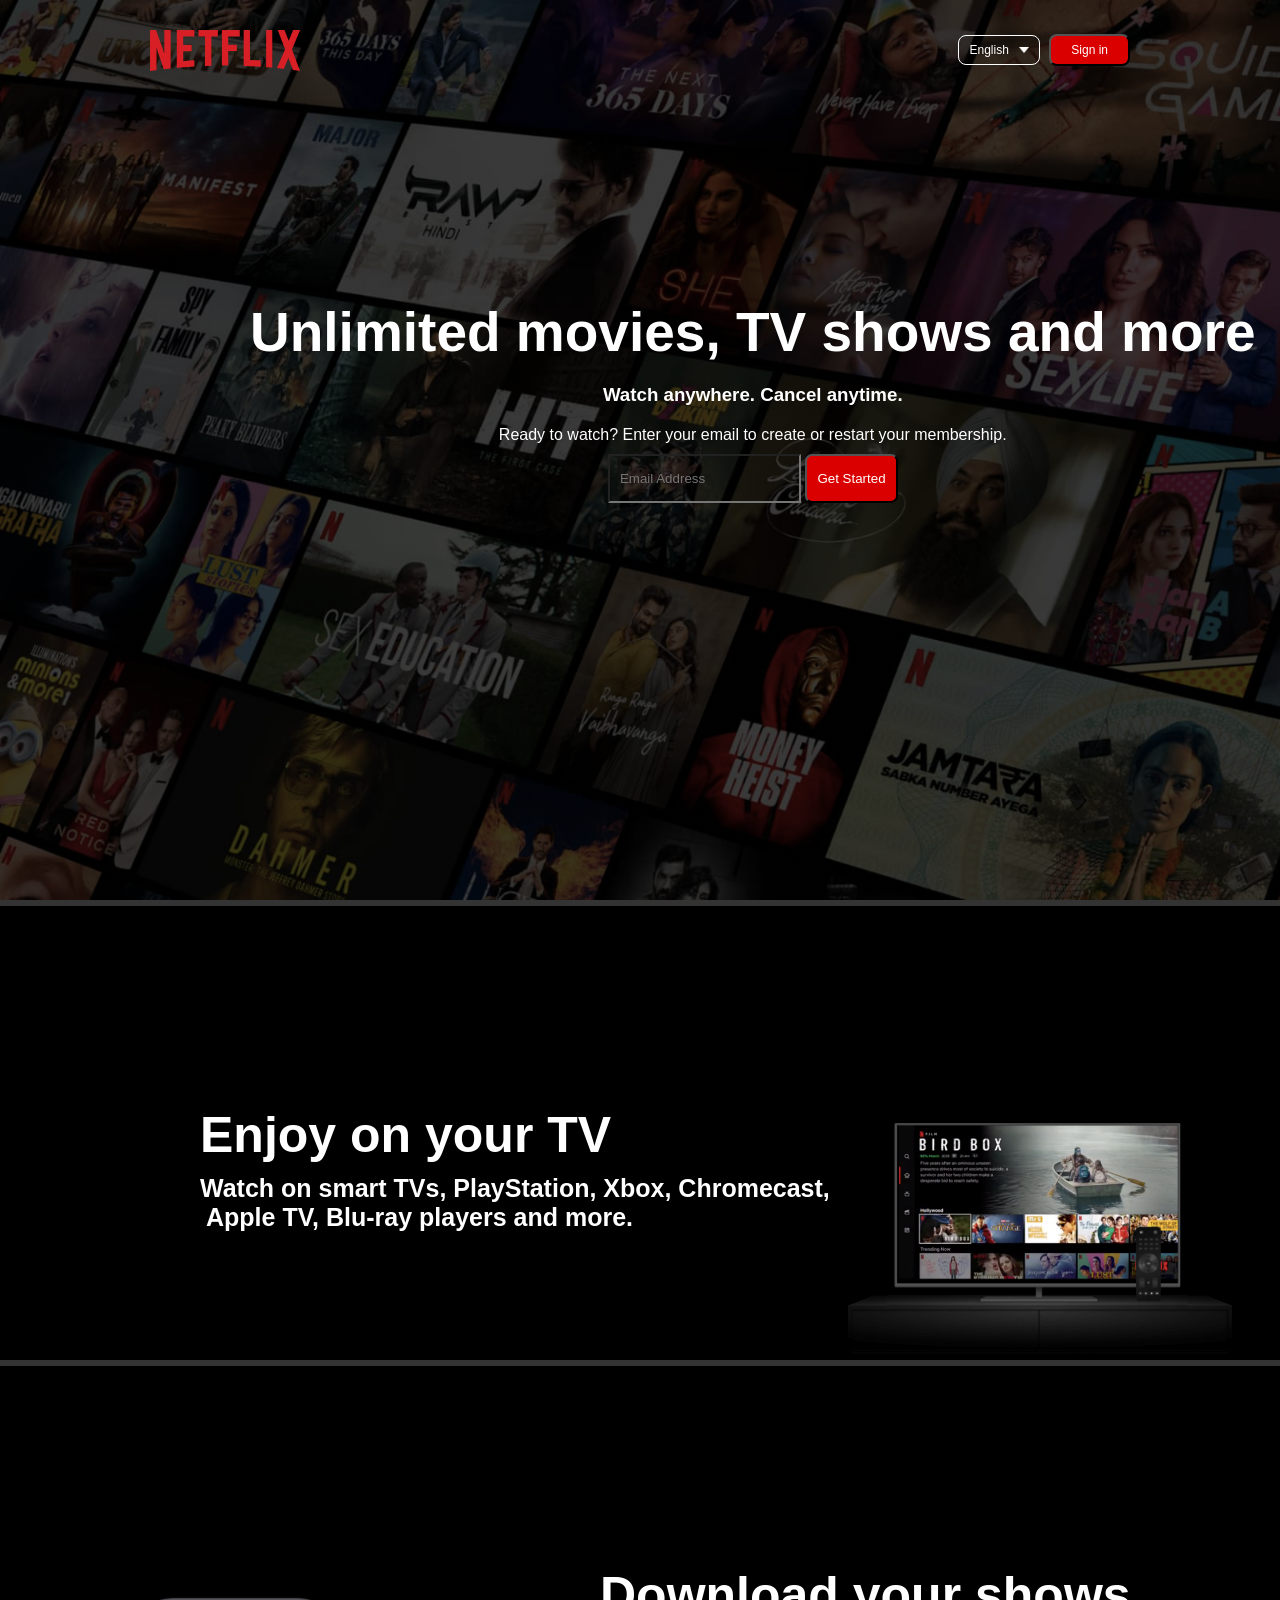
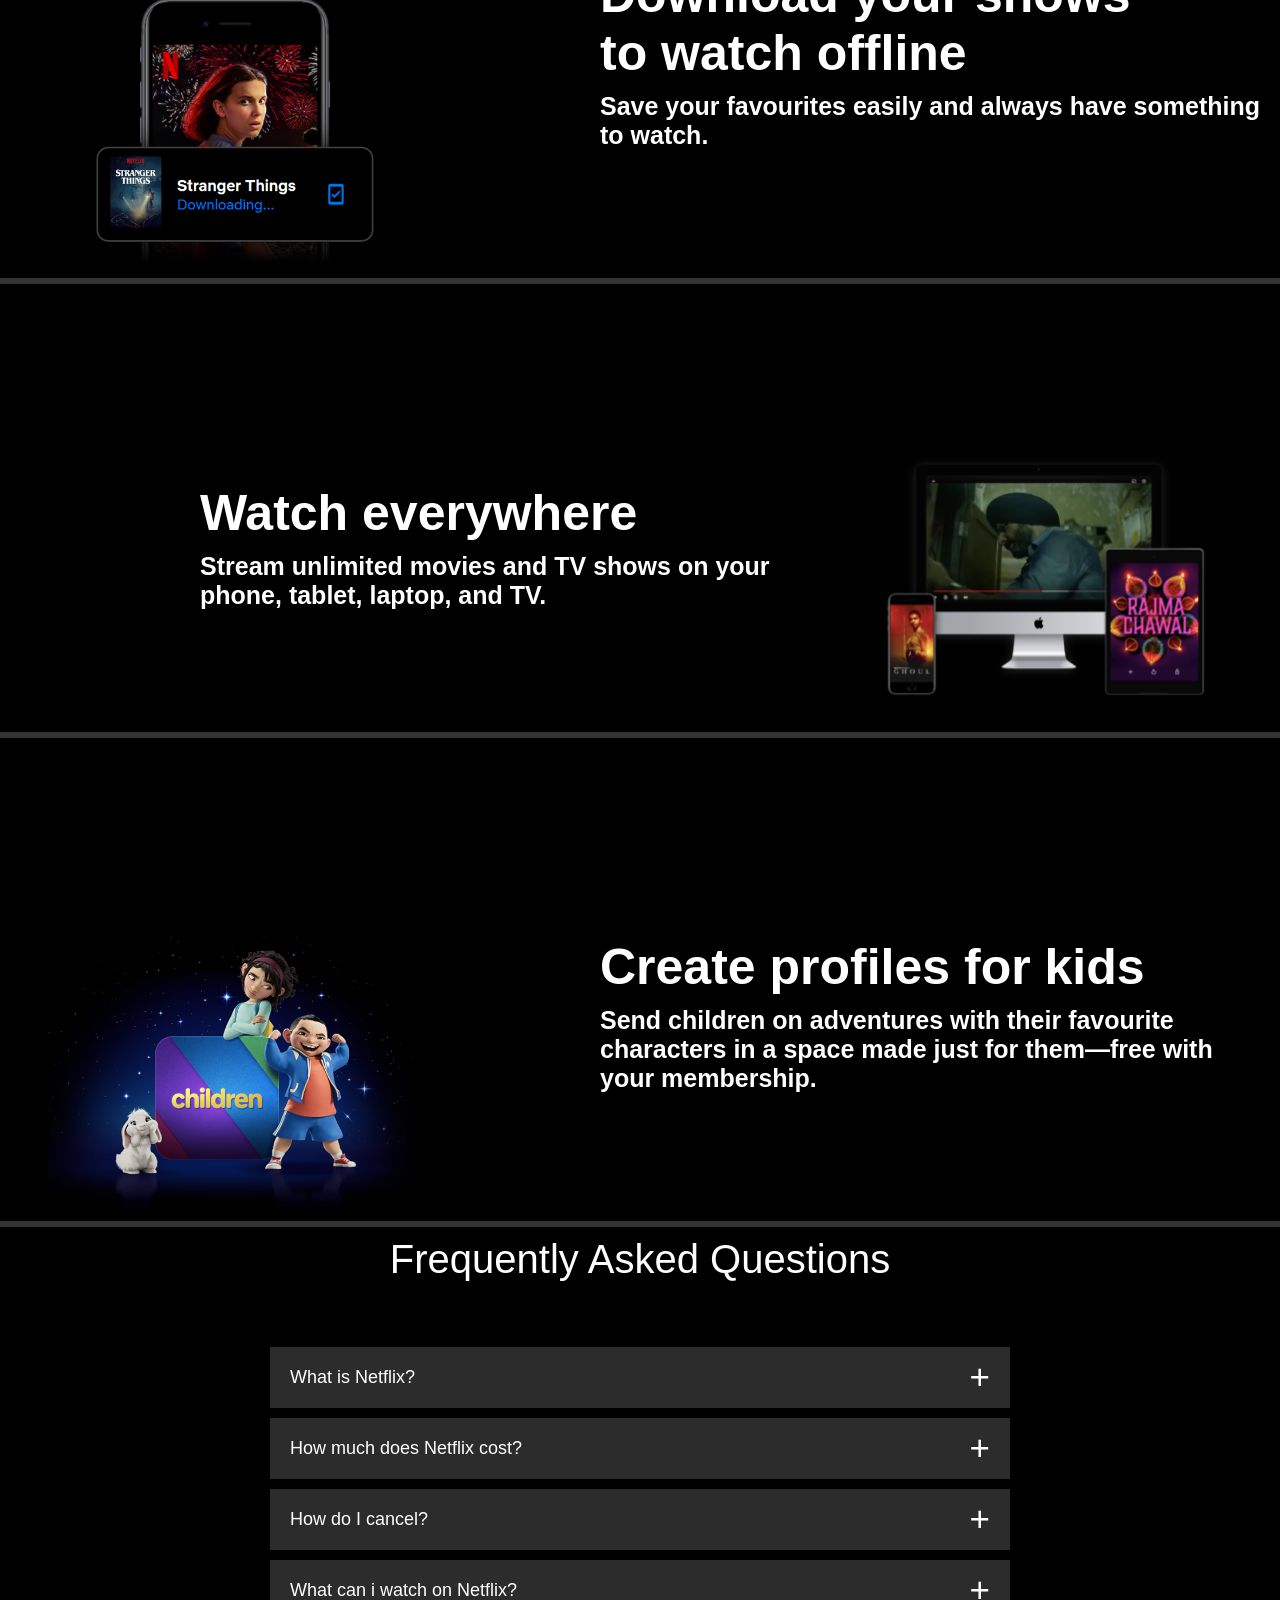
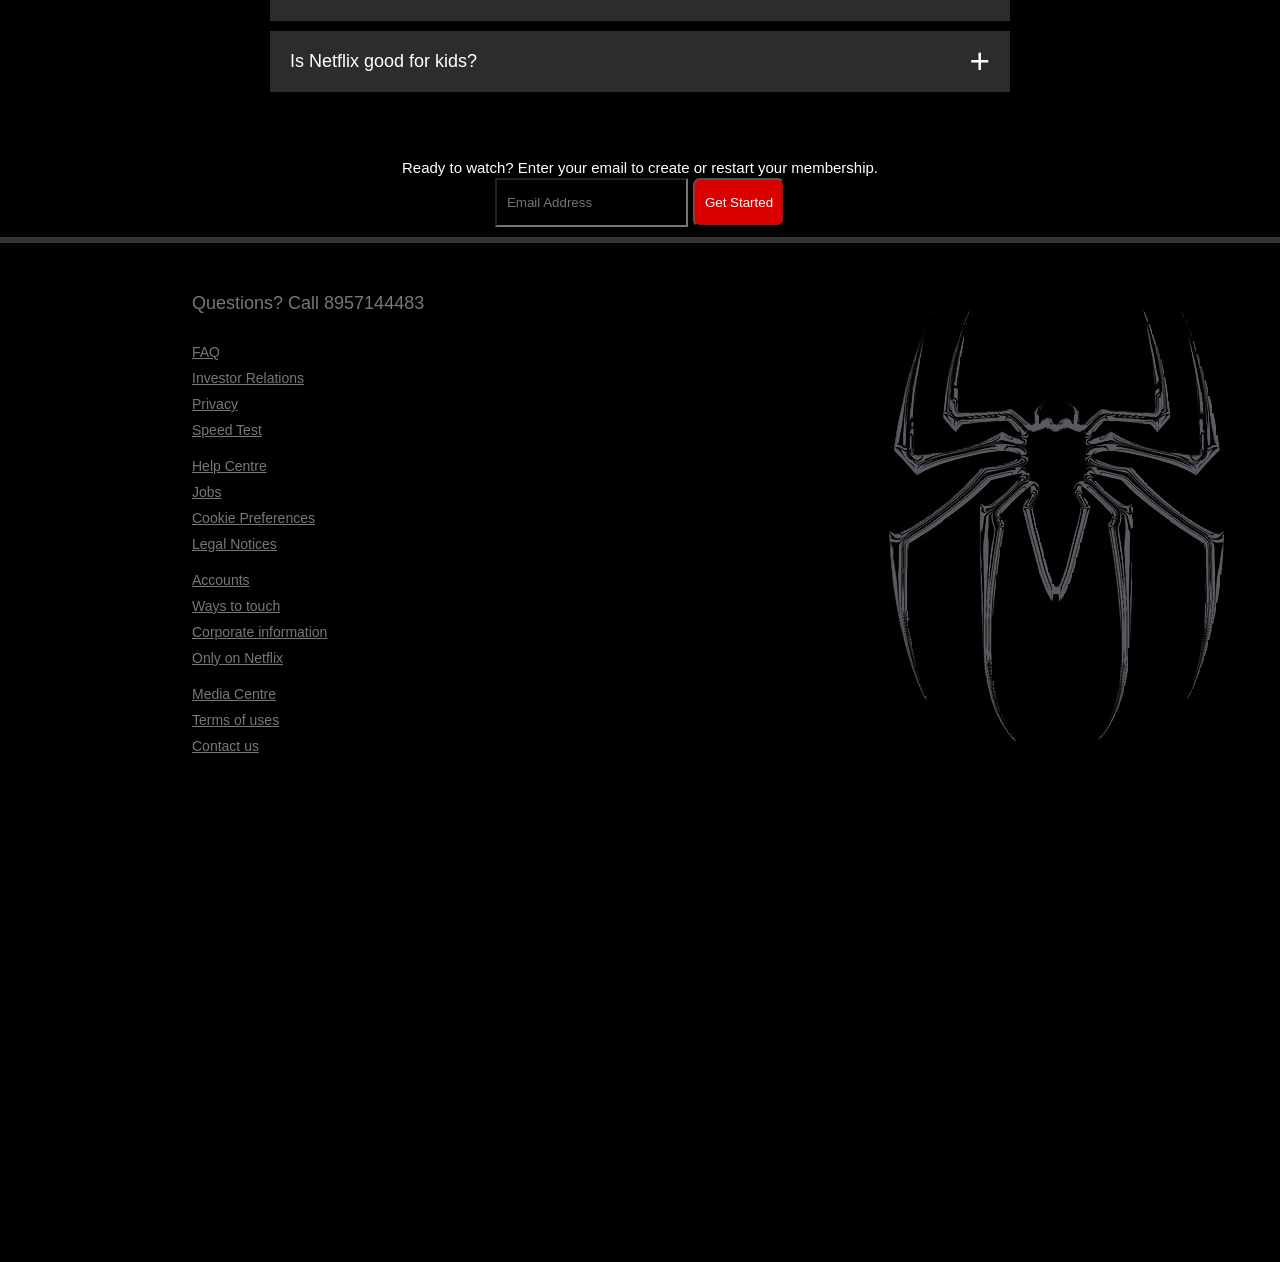
<file: index.htm>
<!DOCTYPE html>
<html lang="en">
<head>
    <meta charset="UTF-8">
    <meta name="viewport" content="width=device-width, initial-scale=1.0">
    <title>Netflix by Mridul</title>
    <link rel="stylesheet" href="style.css">
</head>
<body>
    <div class="header">
        <nav>
        <img src="logo.png"alt="netflix logo" class="logo">
         <div>
            <button class="language">English<img src="down-icon.png"></button>
            <button>Sign in</button>
        </div>
        </nav>
        <div class="header-content">
        <h1>
            Unlimited movies, TV shows and more</h1>
            <h3>Watch anywhere. Cancel anytime.</h3>
            <p>Ready to watch? Enter your email to create or restart your membership.</p>
            <form class="Email-signup">
                <input type="email" placeholder="Email Address" required>
                <button type="submit">Get Started</button>
            </form>
        </div>
    </div>
    <div class="features">
        <h1>Enjoy on your TV</h1>
        <h3> Watch on smart TVs, PlayStation, Xbox, Chromecast,
            <pre> Apple TV, Blu-ray players and more.</pre></h3>
            <div class="img-col">
            <img src="feature-1.png" alt="photo">
            </div>
    </div>
    <div class="features-2">
        <h1>Download your shows
            <pre>to watch offline</pre></h1>
        <h3> Save your favourites easily and always have something
            <pre>to watch.</pre></h3>
            <div class="img-col2">
            <img src="feature-2.png" alt="photo">
            </div>
    </div>
    <div class="features-3">
        <h1>Watch everywhere</h1>
        <h3> Stream unlimited movies and TV shows on your
            <pre>phone, tablet, laptop, and TV.</pre></h3>
            <div class="img-col3">
            <img src="feature-3.png" alt="photo">
            </div>
            <div class="features-4">
                <h1>Create profiles for kids</h1>
                <h3>Send children on adventures with their favourite
                    <pre>characters in a space made just for them—free with</pre><pre>your membership.</pre></h3>
                    <div class="img-col4">
                    <img src="feature-4.png" alt="photo">
                    </div>

                    <div class="faq">
                    <h2>Frequently Asked Questions</h2>
                    <ul class="accordion">
                        <li>
                        <input type="radio" name="accordion" id="first">
                        <label for="first">What is Netflix?</label>
                        <div class="content">
                           <p>Netflix is a streaming service that offers a wide variety of award-winning TV shows, movies, anime, documentaries and more – on thousands of internet-connected devices.

                            You can watch as much as you want, whenever you want, without a single ad – all for one low monthly price. There's always something new to discover, and new TV shows and movies are added every week!</p>
                    </div>
                        </li>
                        <li>
                            <input type="radio" name="accordion" id="second">
                            <label for="second">How much does Netflix cost?</label>
                            <div class="content">
                               <p>Watch Netflix on your smartphone, tablet, Smart TV, laptop, or streaming device, all for one fixed monthly fee. Plans range from ₹149 to ₹649 a month. No extra costs, no contracts.</p>
                        </div>
                            </li>
                           
                                <li>
                                    <input type="radio" name="accordion" id="fourth">
                                    <label for="fourth">How do I cancel?</label>
                                    <div class="content">
                                        <p>Netflix is flexible. There are no annoying contracts and no commitments. You can easily cancel your account online in two clicks. There are no cancellation fees – start or stop your account anytime.</p>
                                       
                                </div>
                                    </li>
                                    <li>
                                        <input type="radio" name="accordion" id="fifth">
                                        <label for="fifth">What can i watch on Netflix?</label>
                                        <div class="content">
                                            <p>Netflix has an extensive library of feature films, documentaries, TV shows, anime, award-winning Netflix originals, and more. Watch as much as you want, anytime you want</p>
                                          
                                    </div>
                                        </li>
                                        <li>
                                            <input type="radio" name="accordion" id="sixth">
                                            <label for="sixth">Is Netflix good for kids?</label>
                                            <div class="content">
                                               <p>The Netflix Kids experience is included in your membership to give parents control while kids enjoy family-friendly TV shows and films in their own space.

                                                Kids profiles come with PIN-protected parental controls that let you restrict the maturity rating of content kids can watch and block specific titles you don’t want kids to see.</p>
                                        </div>
                                            </li>
                    </ul>
                    <small>Ready to watch? Enter your email to create or restart your membership.</small>
                    <form class="Email-signup">
                        <input type="email" placeholder="Email Address" required>
                        <button type="submit">Get Started</button>
                    </form>
                    </div>
                    <div class="footer">
                        <h2>Questions? Call 8957144483</h2>
                    
                    <div class="row">
                        <div class="col">
                            <a href="#">FAQ</a>
                            <a href="#">Investor Relations</a>
                            <a href="#">Privacy</a>
                            <a href="#">Speed Test</a>
                        </div>
                            <div class="col">
                                <a href="#">Help Centre</a>
                                <a href="#">Jobs</a>
                                <a href="#">Cookie Preferences</a>
                                <a href="#">Legal Notices</a>
                            </div>
                                <div class="col">
                                    <a href="#">Accounts</a>
                                    <a href="#">Ways to touch</a>
                                    <a href="#">Corporate information</a>
                                    <a href="#">Only on Netflix</a>
                                </div>
                                    <div class="col">
                                        <a href="#">Media Centre</a>
                                        <a href="#">Terms of uses</a>
                                        <a href="#">Contact us</a>
                                    </div>
                                </div>
                            </div>
            </div>
                        </div>
                    </div>
                    <div class="spiderimg">
                        <img src="spider-man-white-p61i3x0yx6ty2joj.jpg">
                    </div>
                </body>
</html>
</file>
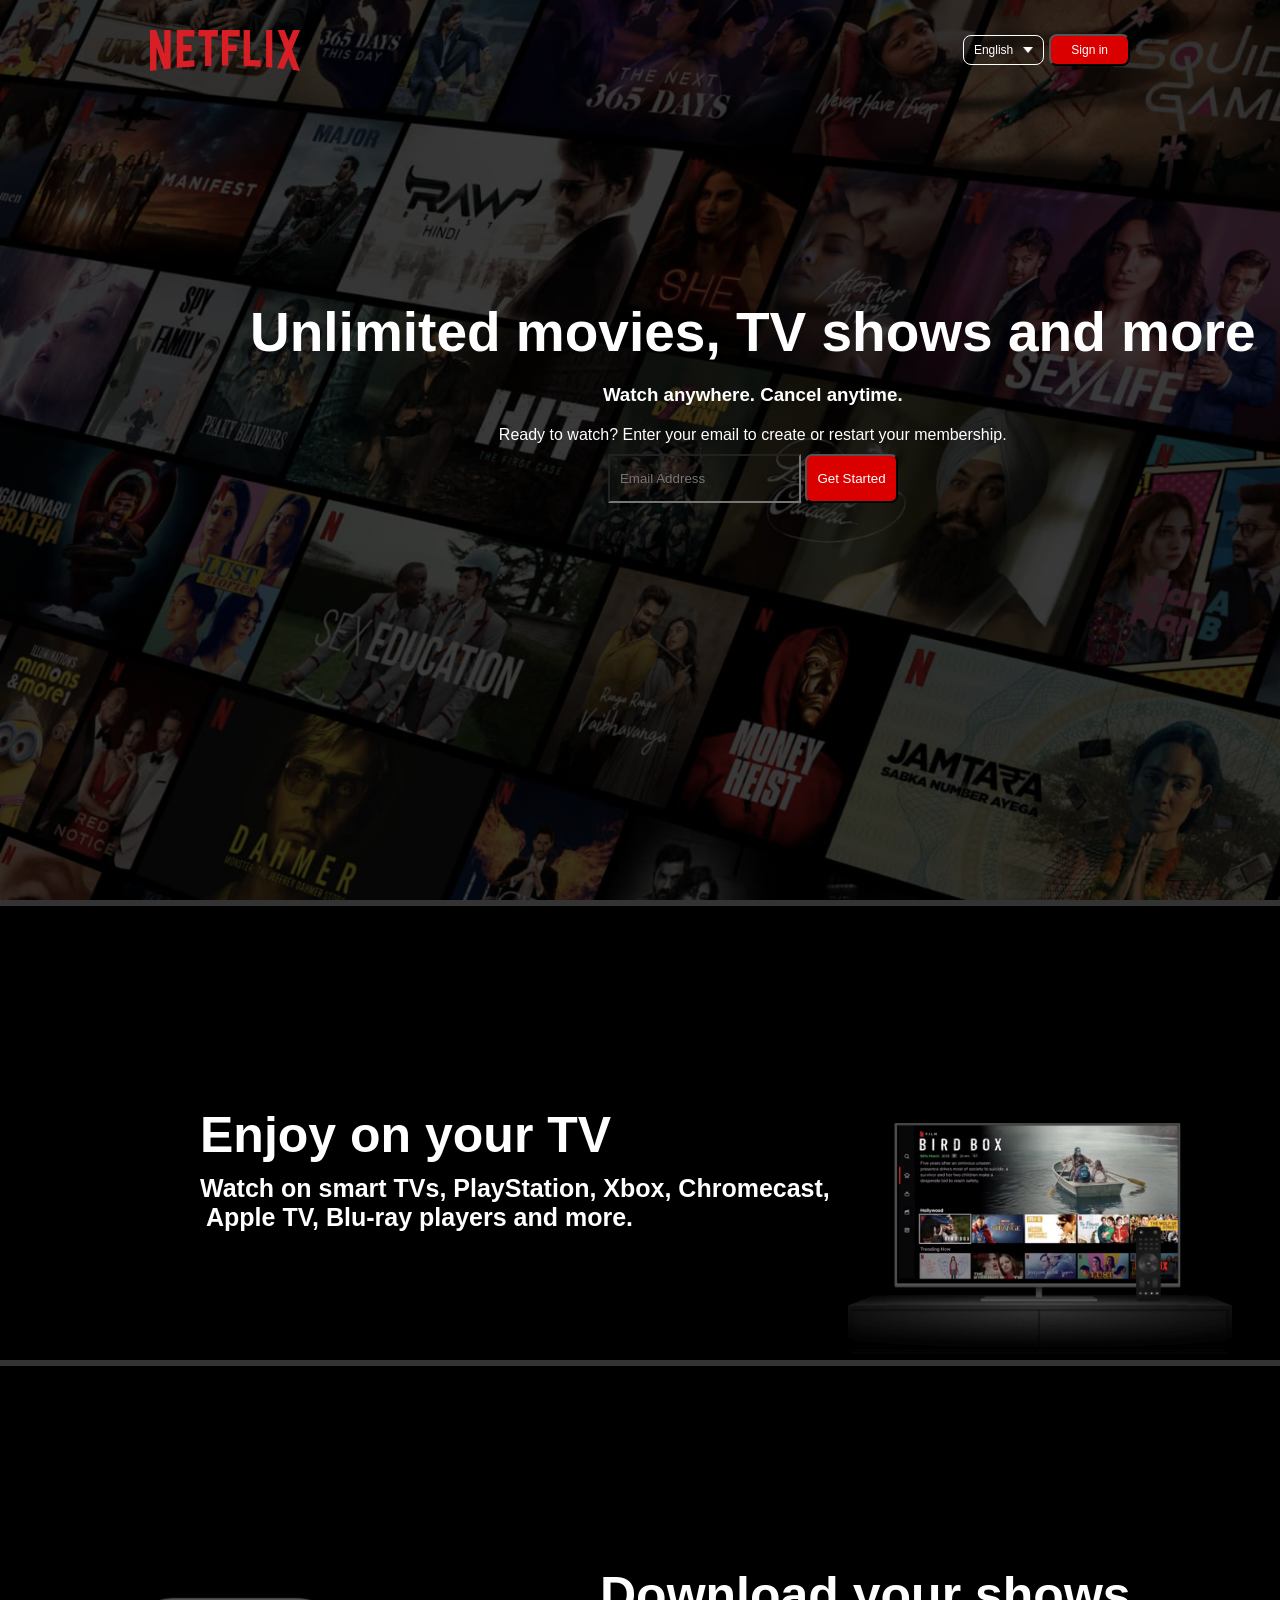
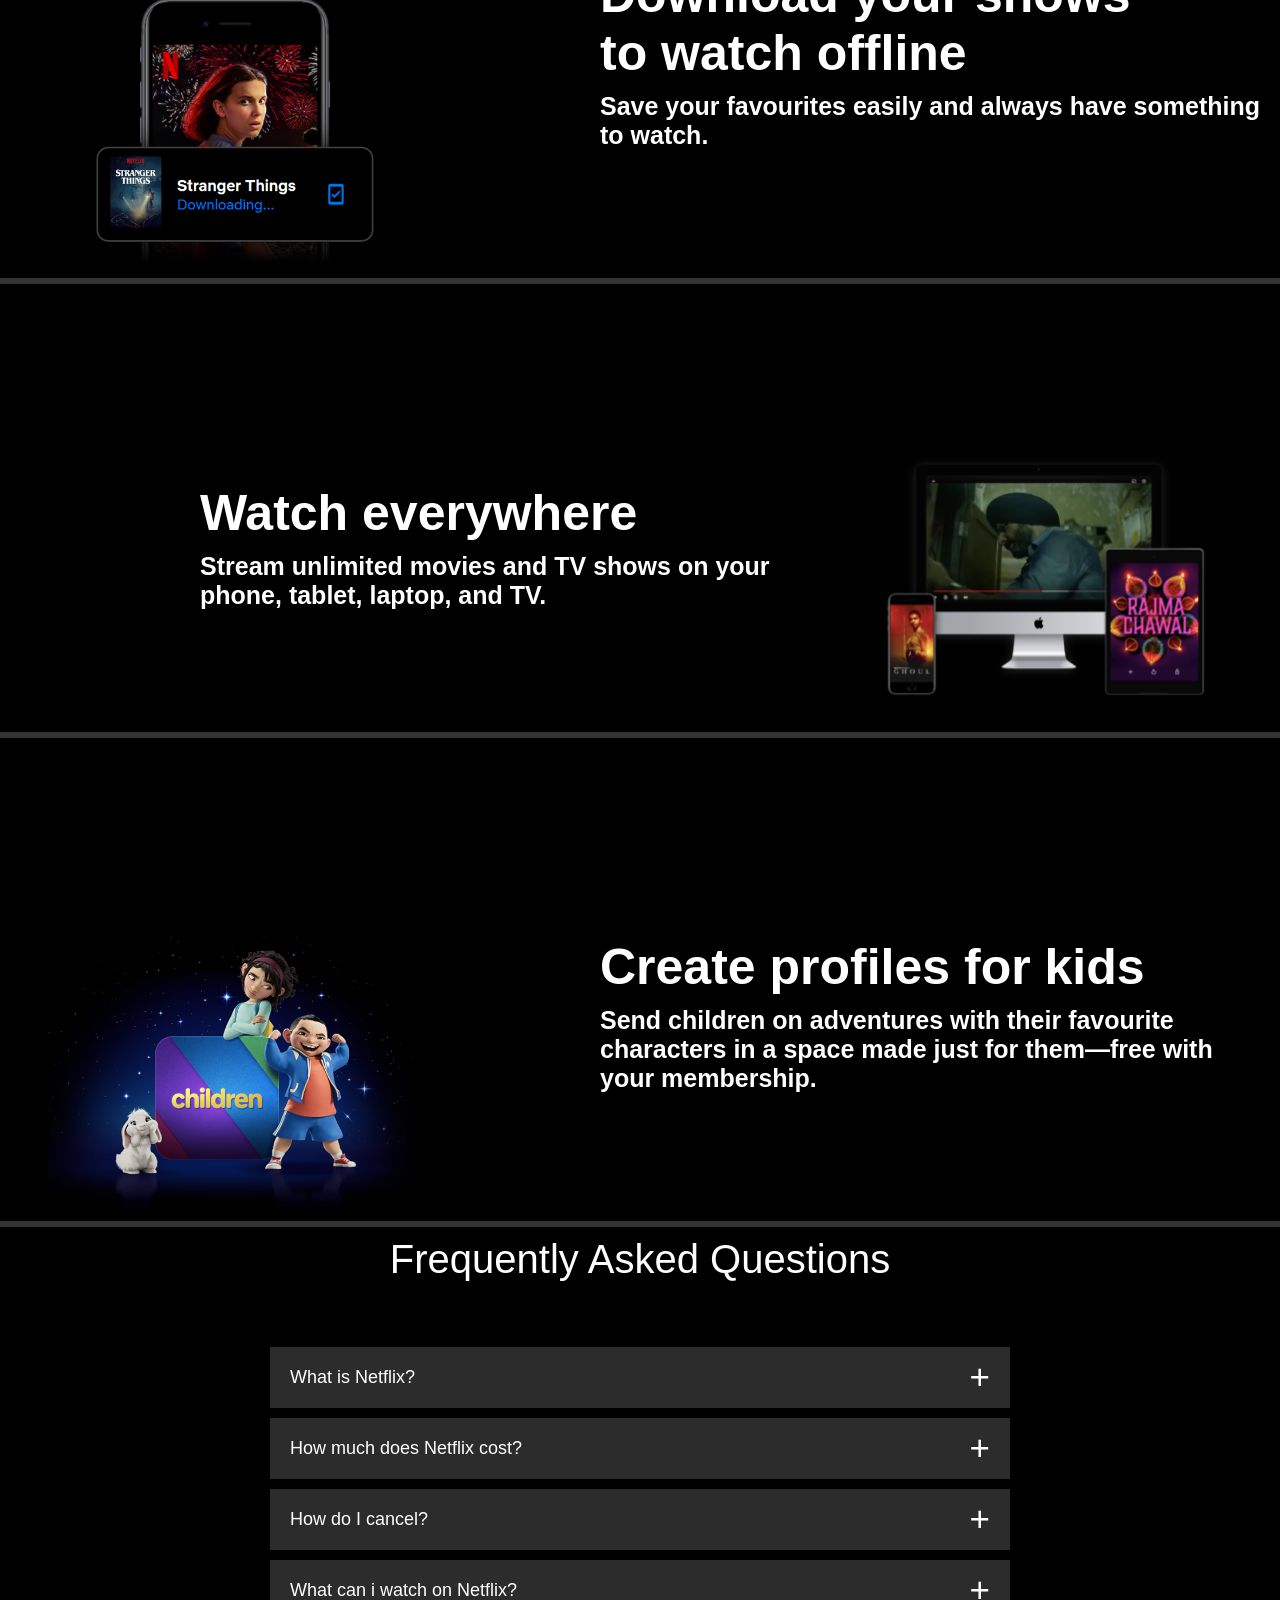
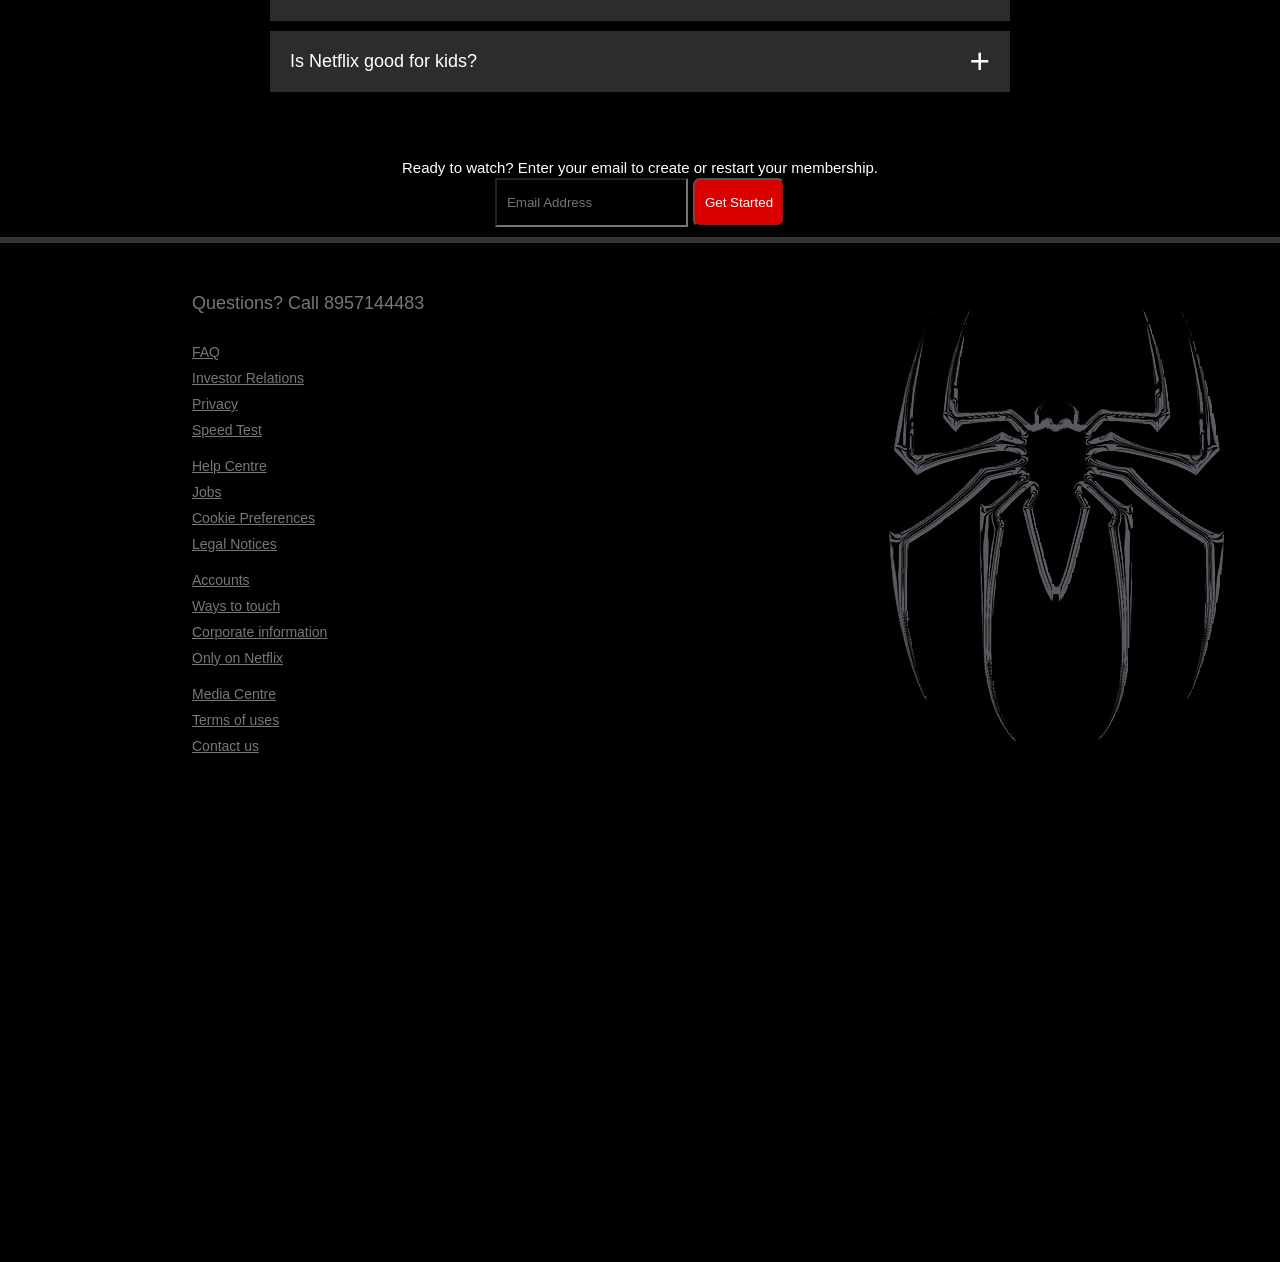
<file: index.html.htm>
<!DOCTYPE html>
<html lang="en">
<head>
    <meta charset="UTF-8">
    <meta name="viewport" content="width=device-width, initial-scale=1.0">
    <title>Netflix by Mridul</title>
    <link rel="stylesheet" href="style.css">
</head>
<body>
    <div class="header">
        <nav>
        <img src="logo.png"alt="netflix logo" class="logo">
         <div>
            <button class="language">English<img src="down-icon.png"</button>
            <button>Sign in</button>
        </div>
        </nav>
        <div class="header-content">
        <h1>
            Unlimited movies, TV shows and more</h1>
            <h3>Watch anywhere. Cancel anytime.</h3>
            <p>Ready to watch? Enter your email to create or restart your membership.</p>
            <form class="Email-signup">
                <input type="email" placeholder="Email Address" required>
                <button type="submit">Get Started</button>
            </form>
        </div>
    </div>
    <div class="features">
        <h1>Enjoy on your TV</h1>
        <h3> Watch on smart TVs, PlayStation, Xbox, Chromecast,
            <pre> Apple TV, Blu-ray players and more.</pre></h3>
            <div class="img-col">
            <img src="feature-1.png" alt="photo">
            </div>
    </div>
    <div class="features-2">
        <h1>Download your shows
            <pre>to watch offline</pre></h1>
        <h3> Save your favourites easily and always have something
            <pre>to watch.</pre></h3>
            <div class="img-col2">
            <img src="feature-2.png" alt="photo">
            </div>
    </div>
    <div class="features-3">
        <h1>Watch everywhere</h1>
        <h3> Stream unlimited movies and TV shows on your
            <pre>phone, tablet, laptop, and TV.</pre></h3>
            <div class="img-col3">
            <img src="feature-3.png" alt="photo">
            </div>
            <div class="features-4">
                <h1>Create profiles for kids</h1>
                <h3>Send children on adventures with their favourite
                    <pre>characters in a space made just for them—free with</pre><pre>your membership.</pre></h3>
                    <div class="img-col4">
                    <img src="feature-4.png" alt="photo">
                    </div>

                    <div class="faq">
                    <h2>Frequently Asked Questions</h2>
                    <ul class="accordion">
                        <li>
                        <input type="radio" name="accordion" id="first">
                        <label for="first">What is Netflix?</label>
                        <div class="content">
                           <p>Netflix is a streaming service that offers a wide variety of award-winning TV shows, movies, anime, documentaries and more – on thousands of internet-connected devices.

                            You can watch as much as you want, whenever you want, without a single ad – all for one low monthly price. There's always something new to discover, and new TV shows and movies are added every week!</p>
                    </div>
                        </li>
                        <li>
                            <input type="radio" name="accordion" id="second">
                            <label for="second">How much does Netflix cost?</label>
                            <div class="content">
                               <p>Watch Netflix on your smartphone, tablet, Smart TV, laptop, or streaming device, all for one fixed monthly fee. Plans range from ₹149 to ₹649 a month. No extra costs, no contracts.</p>
                        </div>
                            </li>
                           
                                <li>
                                    <input type="radio" name="accordion" id="fourth">
                                    <label for="fourth">How do I cancel?</label>
                                    <div class="content">
                                        <p>Netflix is flexible. There are no annoying contracts and no commitments. You can easily cancel your account online in two clicks. There are no cancellation fees – start or stop your account anytime.</p>
                                       
                                </div>
                                    </li>
                                    <li>
                                        <input type="radio" name="accordion" id="fifth">
                                        <label for="fifth">What can i watch on Netflix?</label>
                                        <div class="content">
                                            <p>Netflix has an extensive library of feature films, documentaries, TV shows, anime, award-winning Netflix originals, and more. Watch as much as you want, anytime you want</p>
                                          
                                    </div>
                                        </li>
                                        <li>
                                            <input type="radio" name="accordion" id="sixth">
                                            <label for="sixth">Is Netflix good for kids?</label>
                                            <div class="content">
                                               <p>The Netflix Kids experience is included in your membership to give parents control while kids enjoy family-friendly TV shows and films in their own space.

                                                Kids profiles come with PIN-protected parental controls that let you restrict the maturity rating of content kids can watch and block specific titles you don’t want kids to see.</p>
                                        </div>
                                            </li>
                    </ul>
                    <small>Ready to watch? Enter your email to create or restart your membership.</small>
                    <form class="Email-signup">
                        <input type="email" placeholder="Email Address" required>
                        <button type="submit">Get Started</button>
                    </form>
                    </div>
                    <div class="footer">
                        <h2>Questions? Call 8957144483</h2>
                    
                    <div class="row">
                        <div class="col">
                            <a href="#">FAQ</a>
                            <a href="#">Investor Relations</a>
                            <a href="#">Privacy</a>
                            <a href="#">Speed Test</a>
                        </div>
                            <div class="col">
                                <a href="#">Help Centre</a>
                                <a href="#">Jobs</a>
                                <a href="#">Cookie Preferences</a>
                                <a href="#">Legal Notices</a>
                            </div>
                                <div class="col">
                                    <a href="#">Accounts</a>
                                    <a href="#">Ways to touch</a>
                                    <a href="#">Corporate information</a>
                                    <a href="#">Only on Netflix</a>
                                </div>
                                    <div class="col">
                                        <a href="#">Media Centre</a>
                                        <a href="#">Terms of uses</a>
                                        <a href="#">Contact us</a>
                                    </div>
                                </div>
                            </div>
            </div>
                        </div>
                    </div>
                    <div class="spiderimg">
                        <img src="spider-man-white-p61i3x0yx6ty2joj.jpg">
                    </div>
                </body>
</html>
</file>
<file: style.css>
*{
    margin:0;
    padding: 0;
    font-family: 'Poppins',sans-serif;
    box-sizing: border-box;
}
body{
    background: #000;
    color:#fff

}
.header{
    width: 100%;
    height: 100vh;
    background-image:linear-gradient(rgba(0,0,0,0.7),rgba(0,0,0,0.7)), url(header-image.png);
    background-position: center;
    background-size: cover;
}
nav{
    display:flex;
    align-items:center;
    justify-content:space-between;
    padding: 10px 0;
    position:relative;
    top: 20px;

}
.logo{
    width: 150px;
    position:relative ;
    left: 150px;

    
}
nav button{
    background: #db0000;
    color: #fff;
    padding: 7px 20px;
    font-size: 12px;
    border-radius:8px ;
    margin-left: 5px;
    cursor: pointer;
    position: relative;
    right: 150px;
}
.language{
    display: inline-flex;
    align-items: center;
    background:transparent;
    border: 1px solid #fff;
    padding:7px 10px;    
}
.language img{
    width:10px;
    margin-left: 10px;
}
.header-content{
   position: absolute;
   top: 200px;
   left: 250px;
   text-align: center;
   margin-top: 100px;

}
.header-content h1{
    font-size: 55px;
    margin-bottom: 20px; 
}
.header-content h3{
    margin-bottom: 20px ;
}
.header-content p{
    margin-bottom: 10px;
}
.Email-signup{
    border-radius: 10px;
    align-items: center;

}
.Email-signup input{
    background: transparent;
    color: #989797;
    padding: 15px 10px;
}
.Email-signup button{
    background-color: #db0000;
    padding: 15px 10px;
    color: #fff;
    border-radius: 7px;
}
.features{
    border-top: 6px solid #333;
}
.features h1{
    font-size: 50px;
    margin-bottom: 10px;
    position: relative;
    top:200px;
    left: 200px;
}
.features h3{
    position: relative;
    top: 200px;
    left:200px;
    font-size: 25px;
    flex-basis: 20px;
    margin-bottom: 20px;
}
.img-col{
    flex-basis: 20px;
    margin-bottom: 20px;
    position: relative;
    top: 15px;
    left: 400px;
}

.img-col img{
    display: block;
    width: 30%;
    margin: auto;
}
.features-2{
    border-top: 6px solid #333;
}

.features-2 h1{
    font-size: 50px;
    margin-bottom: 10px;
    position: relative;
    top:200px;
    left: 600px;
}
.features-2 h3{
    position: relative;
    top: 200px;
    left:600px;
    font-size: 25px;
    flex-basis: 20px;
    margin-bottom: 20px;
}
.img-col2{
    flex-basis: 20px;
    margin-bottom: 20px;
    position: relative;
    top: 15px;
    right:400 px;
}

.img-col2 img{
    position: relative;
    right: 400px;
    display: block;
    width: 30%;
    margin: auto;
}
.features-3{ border-top: 6px solid #333;}
.features-3 h1{
    font-size: 50px;
    margin-bottom: 10px;
    position: relative;
    top:200px;
    left: 200px;
}
.features-3 h3{
    position: relative;
    top: 200px;
    left:200px;
    font-size: 25px;
    flex-basis: 20px;
    margin-bottom: 20px;
}
.img-col3{
    flex-basis: 20px;
    margin-bottom: 20px;
    position: relative;
    top: 15px;
    left: 400px;
}

.img-col3 img{
    display: block;
    width: 30%;
    margin: auto;
}

.features-4{ border-top: 6px solid #333;}

.features-4 h1{
    font-size: 50px;
    margin-bottom: 10px;
    position: relative;
    top:200px;
    left: 600px;
}
.features-4 h3{
    position: relative;
    top: 200px;
    left:600px;
    font-size: 25px;
    flex-basis: 20px;
    margin-bottom: 20px;
}
.img-col4{
    flex-basis: 20px;
    margin-bottom: 20px;
    position: relative;
    top: 15px;
    right:400 px;
}

.img-col4 img{
    position: relative;
    right: 400px;
    display: block;
    width: 30%;
    margin: auto;
}

.faq{
    padding: 10px 12%;
    text-align: center;
    font-size: 18px;
    border-top: 6px solid #333;
}

.faq h2{
    font-weight: 500;
    font-size: 40px;
}

.accordion{
    margin: 60px auto;
    width: 100%;
    max-width: 750px;
}

.accordion li{
    list-style: none;
    width:100%;
    padding:5px;
}
.accordion li label{
    display: flex;
    align-items: center;
    padding: 20px;
    font-size: 18px;
    font-weight: 500;
    background: #2d2c2c;
    cursor: pointer;
    position: relative;

}
label::after{
    content:'+';
    font-size: 35px;
    position: absolute;
    right: 20px;
    transition: transform 0.5s;
}
input[type="radio"]{
    display:none;
}
.accordion .content{
    background: #2d2c2c;
    text-align:left;
    padding: 0 20px;
    max-height:0;
    overflow: hidden;
    transition: max-height 0.5s,padding 0.5s;
}
.accordion input[type="radio"]:checked + label + .content{
    max-height: 600px;
    padding: 30px 20px;

}
.accordion input[type="radio"]:checked + label::after{
    transform: rotate(135deg);
}

.small{
    margin-bottom: 20px;
}
/*------footer----*/
.footer{
    padding: 50px 15% 10px;
    border-top: 6px solid #333;
    
    color: #777;
}
.footer h2{
    font-size: 18px;
    font-weight: 400;
    margin-bottom: 30px;
}
.footer .col{
    flex-basis: 25%;
    flex-grow: 1;
    margin-bottom: 20px;
}
.footer .col a{
    display: block;
    color: #777;
    font-size: 14px;
    margin-bottom: 10px;
}
.spiderimg{
    align-items: center;
    position: relative;
    left: 800px;
    bottom: 500px;
}
@media only screen and(max-width:600px){
   html,body{
    width: 100%;
    height: 100%;
    margin: 0;
    padding: 0;
    overflow-x: hidden;
   }
   .header-content {
    position: unset;
    transform:none;
    padding-top:150px;
}
.header-content h1{
   font-size: 30px;
}

}
</file>
